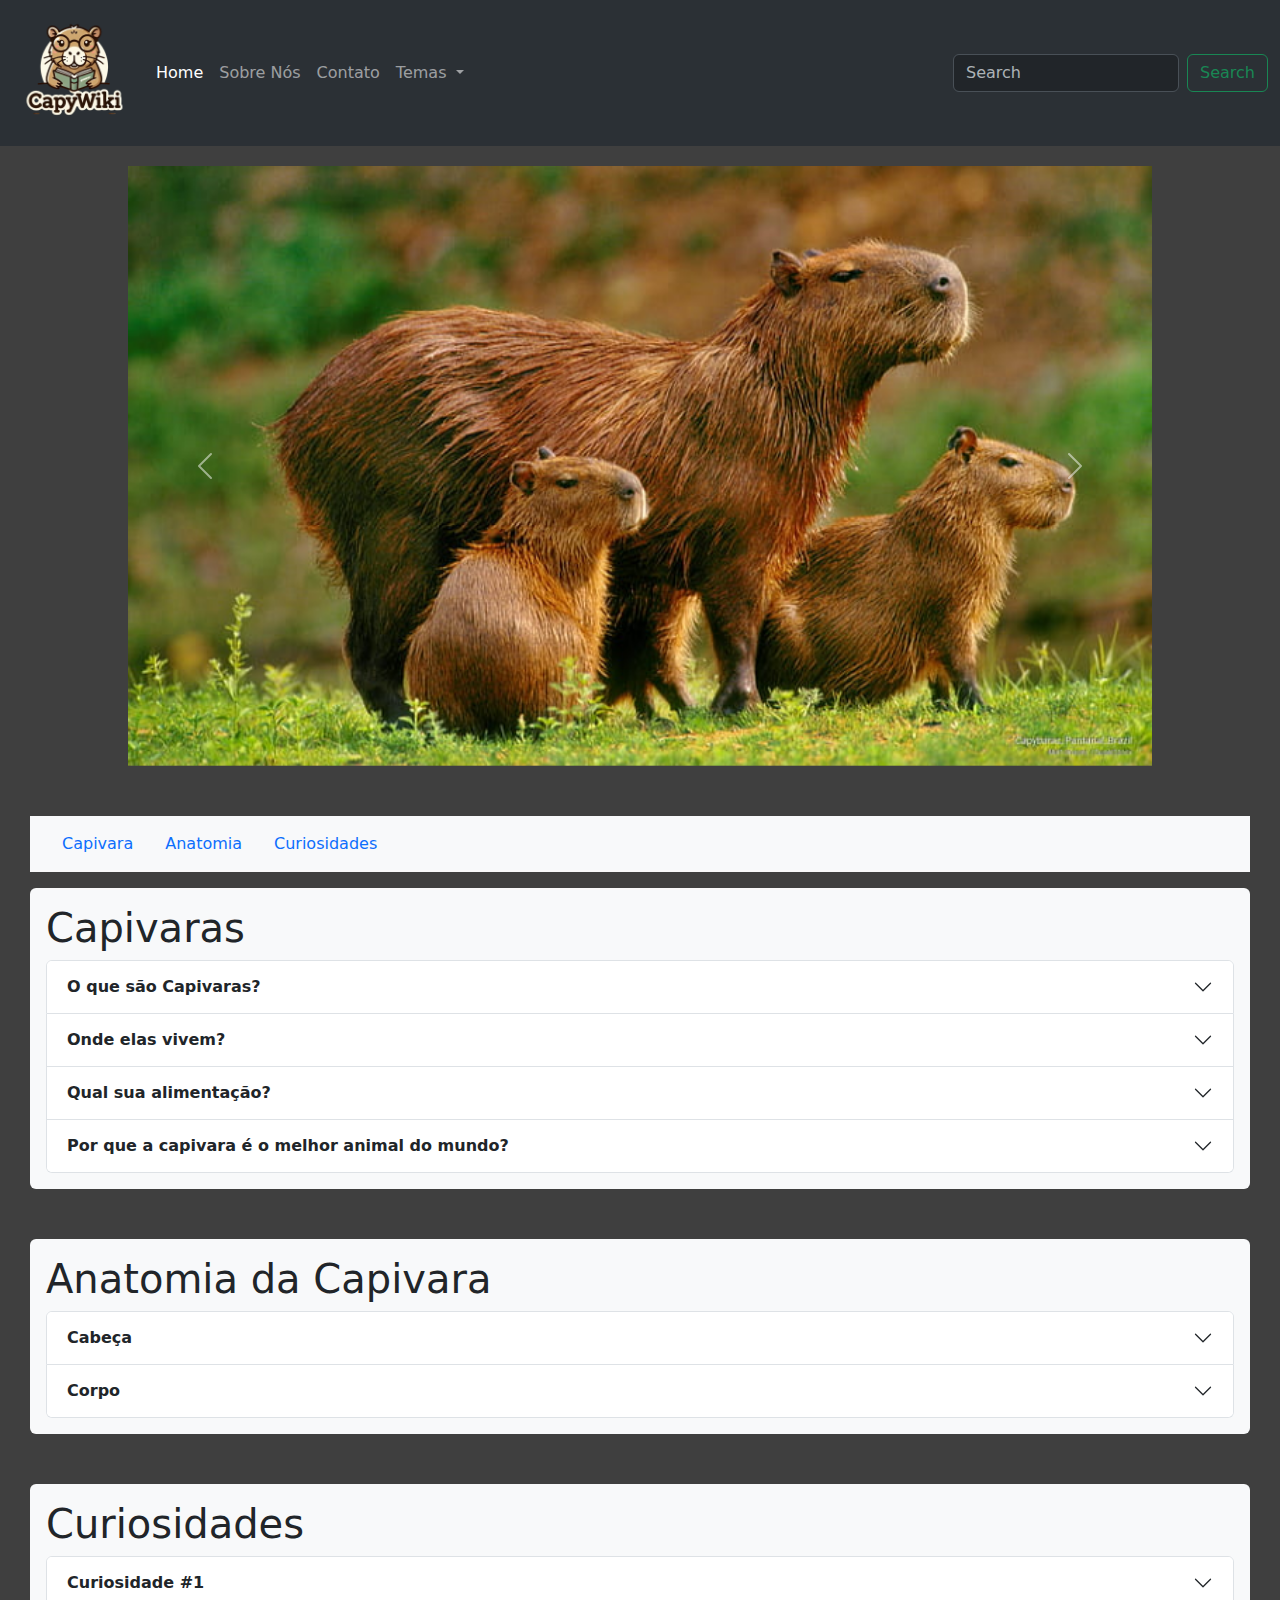
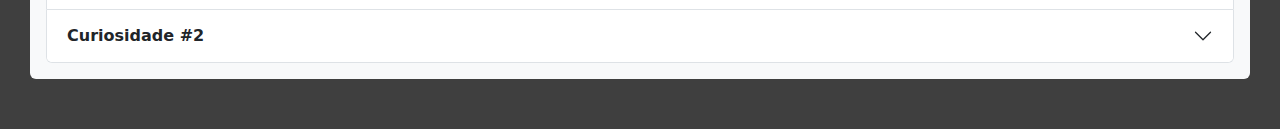
<file: index.html>
<!DOCTYPE html>
<html lang="pt-br">
    <head>
        <meta charset="UTF-8">
        <meta name="viewport" content="width=device-width, initial-scale=1.0">
        <title>Exercício Bootstrap</title>

        <link href="https://cdn.jsdelivr.net/npm/bootstrap@5.3.3/dist/css/bootstrap.min.css" rel="stylesheet" integrity="sha384-QWTKZyjpPEjISv5WaRU9OFeRpok6YctnYmDr5pNlyT2bRjXh0JMhjY6hW+ALEwIH" crossorigin="anonymous">
        <link rel="stylesheet" href="assets/Home/style.css">
      </head>

    <body style="background-color: rgb(63, 63, 63);">
        <script src="https://cdn.jsdelivr.net/npm/bootstrap@5.3.3/dist/js/bootstrap.bundle.min.js" integrity="sha384-YvpcrYf0tY3lHB60NNkmXc5s9fDVZLESaAA55NDzOxhy9GkcIdslK1eN7N6jIeHz" crossorigin="anonymous"></script>

        <nav class="navbar navbar-expand-lg bg-body-tertiary" data-bs-theme="dark" style="margin-bottom: 20px;">
            <div class="container-fluid">
              <a class="navbar-brand" href="" style="width: 120px;"><img src="assets/img/Logo.png" alt="" style="width: 100%;"></a>
              <button class="navbar-toggler" type="button" data-bs-toggle="collapse" data-bs-target="#navbarSupportedContent" aria-controls="navbarSupportedContent" aria-expanded="false" aria-label="Toggle navigation">
                <span class="navbar-toggler-icon"></span>
              </button>
              <div class="collapse navbar-collapse" id="navbarSupportedContent">
                <ul class="navbar-nav me-auto mb-2 mb-lg-0">
                  <li class="nav-item">
                    <a class="nav-link active" aria-current="page" href="">Home</a>
                  </li>
                  <li class="nav-item">
                    <a class="nav-link" href="assets/Sobre Nós/sobrenos.html">Sobre Nós</a>
                  </li>
                  <li class="nav-item">
                    <a class="nav-link" href="assets/Contato/contato.html">Contato</a>
                  </li>
                  <li class="nav-item dropdown">
                    <a class="nav-link dropdown-toggle" href="" role="button" data-bs-toggle="dropdown" aria-expanded="false">
                      Temas
                    </a>
                    <ul class="dropdown-menu">
                      <li><a class="dropdown-item" href="">Claro</a></li>
                      <li><a class="dropdown-item" href="">Escuro</a></li>
                    </ul>
                  </li>
                </ul>
                <form class="d-flex" role="search">
                  <input class="form-control me-2" type="search" placeholder="Search" aria-label="Search">
                  <button class="btn btn-outline-success" type="submit">Search</button>
                </form>
              </div>
            </div>
          </nav>

          <div id="carouselExampleInterval" class="carousel slide" data-bs-ride="carousel" style="margin-left: 10%; margin-right: 10%; margin-bottom: 50px;">
            <div class="carousel-inner">
              <div class="carousel-item active" data-bs-interval="6000">
                <img src="assets/img/Capivara1.jpg" class="d-block w-100" alt="..." style="height: 600px;">
              </div>
              <div class="carousel-item" data-bs-interval="6000">
                <img src="assets/img/Capivara2.jpg" class="d-block w-100" alt="..." style="height: 600px;">
              </div>
              <div class="carousel-item" data-bs-interval="6000">
                <img src="assets/img/Capivara3.jpg" class="d-block w-100" alt="..." style="height: 600px;">
              </div>
            </div>
            <button class="carousel-control-prev" type="button" data-bs-target="#carouselExampleInterval" data-bs-slide="prev">
              <span class="carousel-control-prev-icon" aria-hidden="true"></span>
              <span class="visually-hidden">Previous</span>
            </button>
            <button class="carousel-control-next" type="button" data-bs-target="#carouselExampleInterval" data-bs-slide="next">
              <span class="carousel-control-next-icon" aria-hidden="true"></span>
              <span class="visually-hidden">Next</span>
            </button>
          </div>
          <nav id="navbar-example2" class="navbar bg-body-tertiary px-3 mb-3" style="margin-left: 30px; margin-right: 30px;">
            <ul class="nav nav-pills">
              <li class="nav-item">
                <a class="nav-link" href="#scrollspyHeading1">Capivara</a>
              </li>
              <li class="nav-item">
                <a class="nav-link" href="#scrollspyHeading2">Anatomia</a>
              </li>
              <li class="nav-item">
                <a class="nav-link" href="#scrollspyHeading3">Curiosidades</a>
              </li>
            </ul>
          </nav>
          <div data-bs-spy="scroll" data-bs-target="#navbar-example2" data-bs-root-margin="0px 0px -40%" data-bs-smooth-scroll="true" class="scrollspy-example bg-body-tertiary p-3 rounded-2" tabindex="0" style="margin-bottom: 50px; margin-left: 30px; margin-right: 30px;">
            <h1 id="scrollspyHeading1">Capivaras</h1>
            <div class="accordion" id="accordionExample">
              <div class="accordion-item">
                <h2 class="accordion-header">
                  <button class="accordion-button collapsed" type="button" data-bs-toggle="collapse" data-bs-target="#collapseOne" aria-expanded="true" aria-controls="collapseOne">
                    <strong>O que são Capivaras?</strong>
                  </button>
                </h2>
                <div id="collapseOne" class="accordion-collapse collapse" data-bs-parent="#accordionExample">
                  <div class="accordion-body">
                    Lorem ipsum dolor sit amet consectetur adipisicing elit. Nemo nulla, impedit labore delectus sint rerum ad modi, consequatur et facilis temporibus unde ullam minus, cumque est facere! Ipsum, enim aliquam?
                  </div>
                </div>
              </div>
              <div class="accordion-item">
                <h2 class="accordion-header">
                  <button class="accordion-button collapsed" type="button" data-bs-toggle="collapse" data-bs-target="#collapseTwo" aria-expanded="false" aria-controls="collapseTwo">
                    <strong>Onde elas vivem?</strong>
                  </button>
                </h2>
                <div id="collapseTwo" class="accordion-collapse collapse" data-bs-parent="#accordionExample">
                  <div class="accordion-body">
                    Lorem ipsum dolor sit, amet consectetur adipisicing elit. Eveniet molestias aliquid facere, cupiditate aspernatur veniam tempore quod sit a voluptates illum excepturi sint perspiciatis, esse quibusdam officiis, alias doloremque eos!
                  </div>
                </div>
              </div>
              <div class="accordion-item">
                <h2 class="accordion-header">
                  <button class="accordion-button collapsed" type="button" data-bs-toggle="collapse" data-bs-target="#collapseThree" aria-expanded="false" aria-controls="collapseThree">
                    <strong>Qual sua alimentação?</strong>
                  </button>
                </h2>
                <div id="collapseThree" class="accordion-collapse collapse" data-bs-parent="#accordionExample">
                  <div class="accordion-body">
                    Lorem ipsum dolor sit amet consectetur adipisicing elit. Similique voluptas voluptatem repellat nemo corrupti officia corporis rem modi dicta, enim aspernatur omnis laudantium excepturi incidunt explicabo unde aliquid est deserunt!
                  </div>
                </div>
              </div>
              <div class="accordion-item">
                <h2 class="accordion-header">
                  <button class="accordion-button collapsed" type="button" data-bs-toggle="collapse" data-bs-target="#collapseFour" aria-expanded="false" aria-controls="collapseFour">
                    <strong>Por que a capivara é o melhor animal do mundo?</strong>
                  </button>
                </h2>
                <div id="collapseFour" class="accordion-collapse collapse" data-bs-parent="#accordionExample">
                  <div class="accordion-body">
                    Lorem ipsum dolor sit amet consectetur adipisicing elit. Hic cumque autem nobis id ducimus, blanditiis dignissimos assumenda dolorem aut, corporis culpa vitae vel, sed officia illum porro quaerat doloremque aperiam?
                  </div>
                  
                  <p class="d-inline-flex gap-1">
                    <a class="btn btn-primary" data-bs-toggle="collapse" href="#collapseExample" role="button" aria-expanded="false" aria-controls="collapseExample">
                      Não concordo...
                    </a>
                  </p>
                  <div class="collapse" id="collapseExample">
                    <div class="card card-body">
                      <h4>Tem certeza?</h4>
                      <img src="assets/img/Aviso_Capivara.jpg" alt="" style="width: 20%;">
                      <div class="alert alert-danger" role="alert" style="margin-top: 10px;">
                        Você irá se arrepender...
                      </div>
                    </div>
                  </div>
                </div>
              </div>
            </div>
          </div>
          <div data-bs-spy="scroll" data-bs-target="#navbar-example2" data-bs-root-margin="0px 0px -40%" data-bs-smooth-scroll="true" class="scrollspy-example bg-body-tertiary p-3 rounded-2" tabindex="0" style="margin-bottom: 50px; margin-left: 30px; margin-right: 30px;">
            <h1 id="scrollspyHeading2">Anatomia da Capivara</h1>
            <div class="accordion" id="accordionExample">
              <div class="accordion-item">
                <h2 class="accordion-header">
                  <button class="accordion-button collapsed" type="button" data-bs-toggle="collapse" data-bs-target="#collapseFive" aria-expanded="true" aria-controls="collapseFive">
                    <strong>Cabeça</strong>
                  </button>
                </h2>
                <div id="collapseFive" class="accordion-collapse collapse" data-bs-parent="#accordionExample">
                  <div class="accordion-body">
                    Lorem ipsum dolor sit amet consectetur adipisicing elit. Nemo nulla, impedit labore delectus sint rerum ad modi, consequatur et facilis temporibus unde ullam minus, cumque est facere! Ipsum, enim aliquam?
                  </div>
                </div>
              </div>
              <div class="accordion-item">
                <h2 class="accordion-header">
                  <button class="accordion-button collapsed" type="button" data-bs-toggle="collapse" data-bs-target="#collapseSix" aria-expanded="false" aria-controls="collapseSix">
                    <strong>Corpo</strong>
                  </button>
                </h2>
                <div id="collapseSix" class="accordion-collapse collapse" data-bs-parent="#accordionExample">
                  <div class="accordion-body">
                    Lorem ipsum dolor sit, amet consectetur adipisicing elit. Eveniet molestias aliquid facere, cupiditate aspernatur veniam tempore quod sit a voluptates illum excepturi sint perspiciatis, esse quibusdam officiis, alias doloremque eos!
                  </div>
                </div>
              </div>
            </div>
          </div>
          <div data-bs-spy="scroll" data-bs-target="#navbar-example2" data-bs-root-margin="0px 0px -40%" data-bs-smooth-scroll="true" class="scrollspy-example bg-body-tertiary p-3 rounded-2" tabindex="0" style="margin-bottom: 50px; margin-left: 30px; margin-right: 30px;">
            <h1 id="scrollspyHeading3">Curiosidades</h1>
            <div class="accordion" id="accordionExample">
              <div class="accordion-item">
                <h2 class="accordion-header">
                  <button class="accordion-button collapsed" type="button" data-bs-toggle="collapse" data-bs-target="#collapseSeven" aria-expanded="true" aria-controls="collapseSeven">
                    <strong>Curiosidade #1</strong>
                  </button>
                </h2>
                <div id="collapseSeven" class="accordion-collapse collapse" data-bs-parent="#accordionExample">
                  <div class="accordion-body">
                    Lorem ipsum dolor sit amet consectetur adipisicing elit. Nemo nulla, impedit labore delectus sint rerum ad modi, consequatur et facilis temporibus unde ullam minus, cumque est facere! Ipsum, enim aliquam?
                  </div>
                </div>
              </div>
              <div class="accordion-item">
                <h2 class="accordion-header">
                  <button class="accordion-button collapsed" type="button" data-bs-toggle="collapse" data-bs-target="#collapseEight" aria-expanded="false" aria-controls="collapseEight">
                    <strong>Curiosidade #2</strong>
                  </button>
                </h2>
                <div id="collapseEight" class="accordion-collapse collapse" data-bs-parent="#accordionExample">
                  <div class="accordion-body">
                    Lorem ipsum dolor sit, amet consectetur adipisicing elit. Eveniet molestias aliquid facere, cupiditate aspernatur veniam tempore quod sit a voluptates illum excepturi sint perspiciatis, esse quibusdam officiis, alias doloremque eos!
                  </div>
                </div>
              </div>
            </div>
          </div>
        </div>    
    </body> 
</html>
</file>
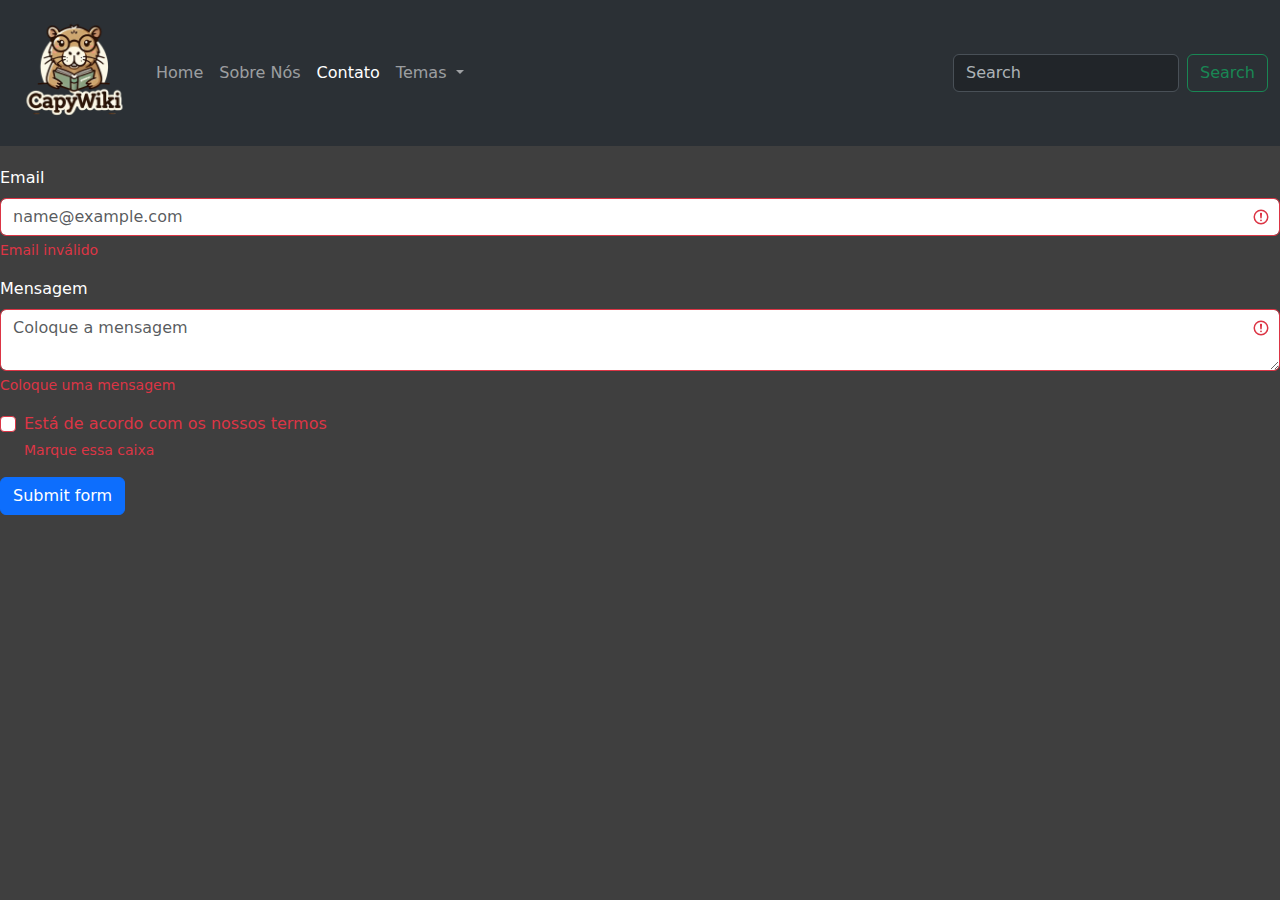
<file: assets/Contato/contato.html>
<!DOCTYPE html>
<html lang="pt-br">
    <head>
        <meta charset="UTF-8">
        <meta name="viewport" content="width=device-width, initial-scale=1.0">
        <title>Exercício Bootstrap</title>

        <link href="https://cdn.jsdelivr.net/npm/bootstrap@5.3.3/dist/css/bootstrap.min.css" rel="stylesheet" integrity="sha384-QWTKZyjpPEjISv5WaRU9OFeRpok6YctnYmDr5pNlyT2bRjXh0JMhjY6hW+ALEwIH" crossorigin="anonymous">
        <link rel="stylesheet" href="contato.css">
      </head>

    <body style="background-color: rgb(63, 63, 63);">
        <script src="https://cdn.jsdelivr.net/npm/bootstrap@5.3.3/dist/js/bootstrap.bundle.min.js" integrity="sha384-YvpcrYf0tY3lHB60NNkmXc5s9fDVZLESaAA55NDzOxhy9GkcIdslK1eN7N6jIeHz" crossorigin="anonymous"></script>

        <nav class="navbar navbar-expand-lg bg-body-tertiary" data-bs-theme="dark" style="margin-bottom: 20px;">
            <div class="container-fluid">
              <a class="navbar-brand" href="" style="width: 120px;"><img src="../img/Logo.png" alt="" style="width: 100%;"></a>
              <button class="navbar-toggler" type="button" data-bs-toggle="collapse" data-bs-target="#navbarSupportedContent" aria-controls="navbarSupportedContent" aria-expanded="false" aria-label="Toggle navigation">
                <span class="navbar-toggler-icon"></span>
              </button>
              <div class="collapse navbar-collapse" id="navbarSupportedContent">
                <ul class="navbar-nav me-auto mb-2 mb-lg-0">
                  <li class="nav-item">
                    <a class="nav-link" aria-current="page" href="../../index.html">Home</a>
                  </li>
                  <li class="nav-item">
                    <a class="nav-link" href="../Sobre Nós/sobrenos.html">Sobre Nós</a>
                  </li>
                  <li class="nav-item">
                    <a class="nav-link active" href="">Contato</a>
                  </li>
                  <li class="nav-item dropdown">
                    <a class="nav-link dropdown-toggle" href="" role="button" data-bs-toggle="dropdown" aria-expanded="false">
                      Temas
                    </a>
                    <ul class="dropdown-menu">
                      <li><a class="dropdown-item" href="">Claro</a></li>
                      <li><a class="dropdown-item" href="">Escuro</a></li>
                    </ul>
                  </li>
                </ul>
                <form class="d-flex" role="search">
                  <input class="form-control me-2" type="search" placeholder="Search" aria-label="Search">
                  <button class="btn btn-outline-success" type="submit">Search</button>
                </form>
              </div>
            </div>
        </nav>
        <div class="contato-form">
          <form class="was-validated">
            <div class="mb-3">
              <label for="validationTextarea" class="form-label" style="color: white;">Email</label>
              <input type="email" class="form-control" id="exampleFormControlInput1" placeholder="name@example.com" required>
              <div class="invalid-feedback">
                Email inválido
              </div>
            </div>            
            <div class="mb-3">
              <label for="validationTextarea" class="form-label" style="color: white;">Mensagem</label>
              <textarea class="form-control" id="exampleFormControlInput1" placeholder="Coloque a mensagem" required></textarea>
              <div class="invalid-feedback">
                Coloque uma mensagem
              </div>
            </div>
          
            <div class="form-check mb-3">
              <input type="checkbox" class="form-check-input" id="validationFormCheck1" required>
              <label class="form-check-label" for="validationFormCheck1">Está de acordo com os nossos termos</label>
              <div class="invalid-feedback">Marque essa caixa</div>
            </div>
            <div class="col-12">
              <button class="btn btn-primary" type="submit">Submit form</button>
            </div>
          </form>
        </div>
    </body> 
</html>
</file>
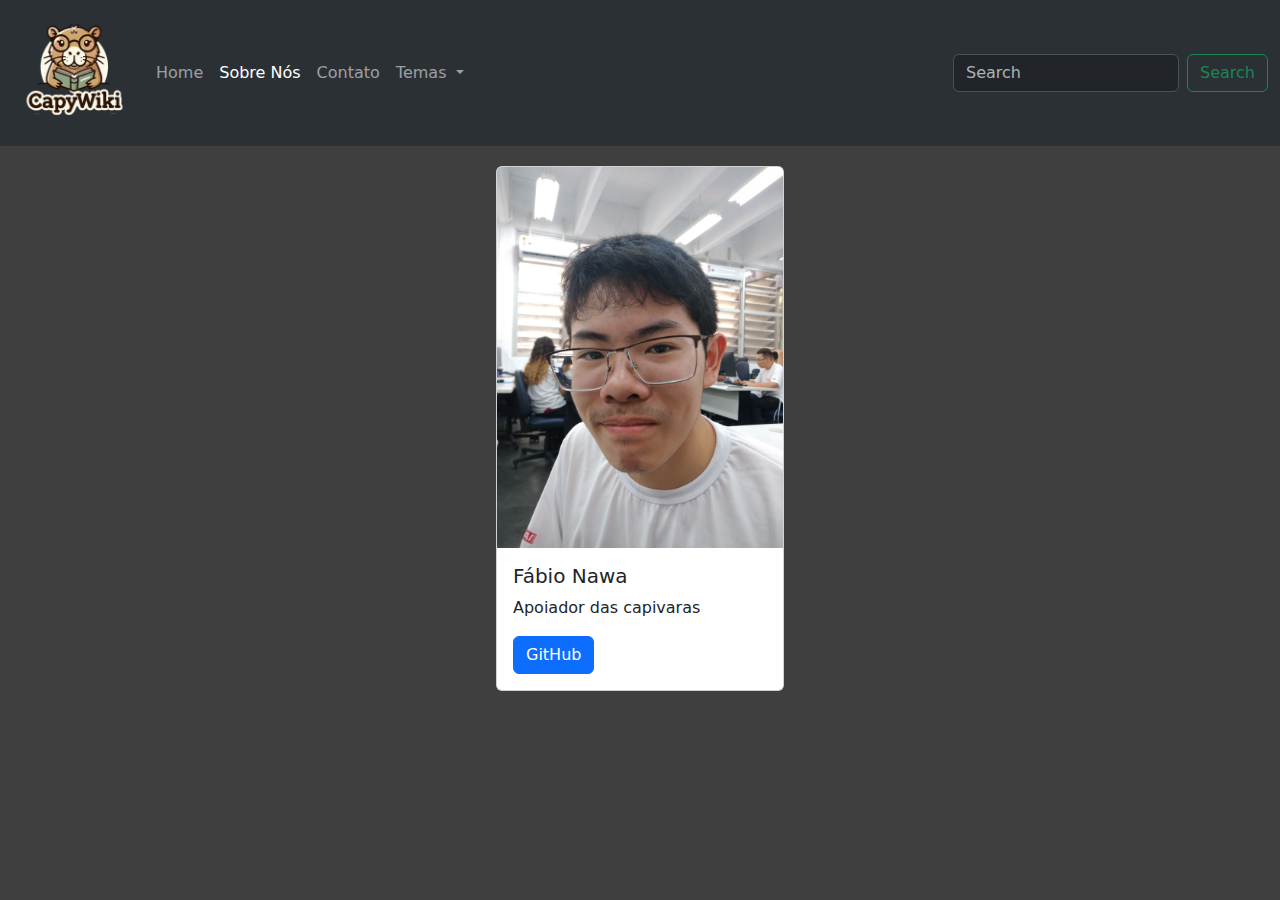
<file: assets/Sobre Nós/sobrenos.html>
<!DOCTYPE html>
<html lang="pt-br">
    <head>
        <meta charset="UTF-8">
        <meta name="viewport" content="width=device-width, initial-scale=1.0">
        <title>Exercício Bootstrap</title>

        <link href="https://cdn.jsdelivr.net/npm/bootstrap@5.3.3/dist/css/bootstrap.min.css" rel="stylesheet" integrity="sha384-QWTKZyjpPEjISv5WaRU9OFeRpok6YctnYmDr5pNlyT2bRjXh0JMhjY6hW+ALEwIH" crossorigin="anonymous">
        <link rel="stylesheet" href="sobrenos.css">
      </head>

    <body style="background-color: rgb(63, 63, 63);">
        <script src="https://cdn.jsdelivr.net/npm/bootstrap@5.3.3/dist/js/bootstrap.bundle.min.js" integrity="sha384-YvpcrYf0tY3lHB60NNkmXc5s9fDVZLESaAA55NDzOxhy9GkcIdslK1eN7N6jIeHz" crossorigin="anonymous"></script>

        <nav class="navbar navbar-expand-lg bg-body-tertiary" data-bs-theme="dark" style="margin-bottom: 20px;">
            <div class="container-fluid">
              <a class="navbar-brand" href="" style="width: 120px;"><img src="../img/Logo.png" alt="" style="width: 100%;"></a>
              <button class="navbar-toggler" type="button" data-bs-toggle="collapse" data-bs-target="#navbarSupportedContent" aria-controls="navbarSupportedContent" aria-expanded="false" aria-label="Toggle navigation">
                <span class="navbar-toggler-icon"></span>
              </button>
              <div class="collapse navbar-collapse" id="navbarSupportedContent">
                <ul class="navbar-nav me-auto mb-2 mb-lg-0">
                  <li class="nav-item">
                    <a class="nav-link" aria-current="page" href="../../index.html">Home</a>
                  </li>
                  <li class="nav-item">
                    <a class="nav-link active" href="assets/Sobre Nós/sobrenos.html">Sobre Nós</a>
                  </li>
                  <li class="nav-item">
                    <a class="nav-link" href="../Contato/contato.html">Contato</a>
                  </li>
                  <li class="nav-item dropdown">
                    <a class="nav-link dropdown-toggle" href="" role="button" data-bs-toggle="dropdown" aria-expanded="false">
                      Temas
                    </a>
                    <ul class="dropdown-menu">
                      <li><a class="dropdown-item" href="">Claro</a></li>
                      <li><a class="dropdown-item" href="">Escuro</a></li>
                    </ul>
                  </li>
                </ul>
                <form class="d-flex" role="search">
                  <input class="form-control me-2" type="search" placeholder="Search" aria-label="Search">
                  <button class="btn btn-outline-success" type="submit">Search</button>
                </form>
              </div>
            </div>
          </nav>
        <div class="card-center">
          <div class="card" style="width: 18rem;">
            <img src="../img/Fabio.jpg" class="card-img-top" alt="...">
            <div class="card-body">
              <h5 class="card-title">Fábio Nawa</h5>
              <p class="card-text">Apoiador das capivaras</p>
              <a href="https://github.com/TechSDW" class="btn btn-primary">GitHub</a>
            </div>
          </div>
        </div>
    </body> 
</html>
</file>
<file: assets/Home/style.css>
.conteudo{
    background-color: white;
    border-radius: 10px;
    margin-left: 3%;
    margin-right: 3%;
    margin-bottom: 10px;
    padding-left: 20px;
    padding-right: 20px;
    padding-bottom: 10px;}

.conteudo > h1{
    padding-bottom: 10px;
    padding-top: 10px;}
</file>
<file: assets/Contato/contato.css>
.contato_form{
    background-color: rgb(77, 77, 77);
    border-radius: 10px;
    padding-left: 30px;
    padding-right: 30px;
    padding-bottom: 20px;
    padding-top: 20px;}
</file>
<file: assets/Sobre Nós/sobrenos.css>
.card-center{
    width: 100%;
    display: flex;
    justify-content: center;}
</file>
